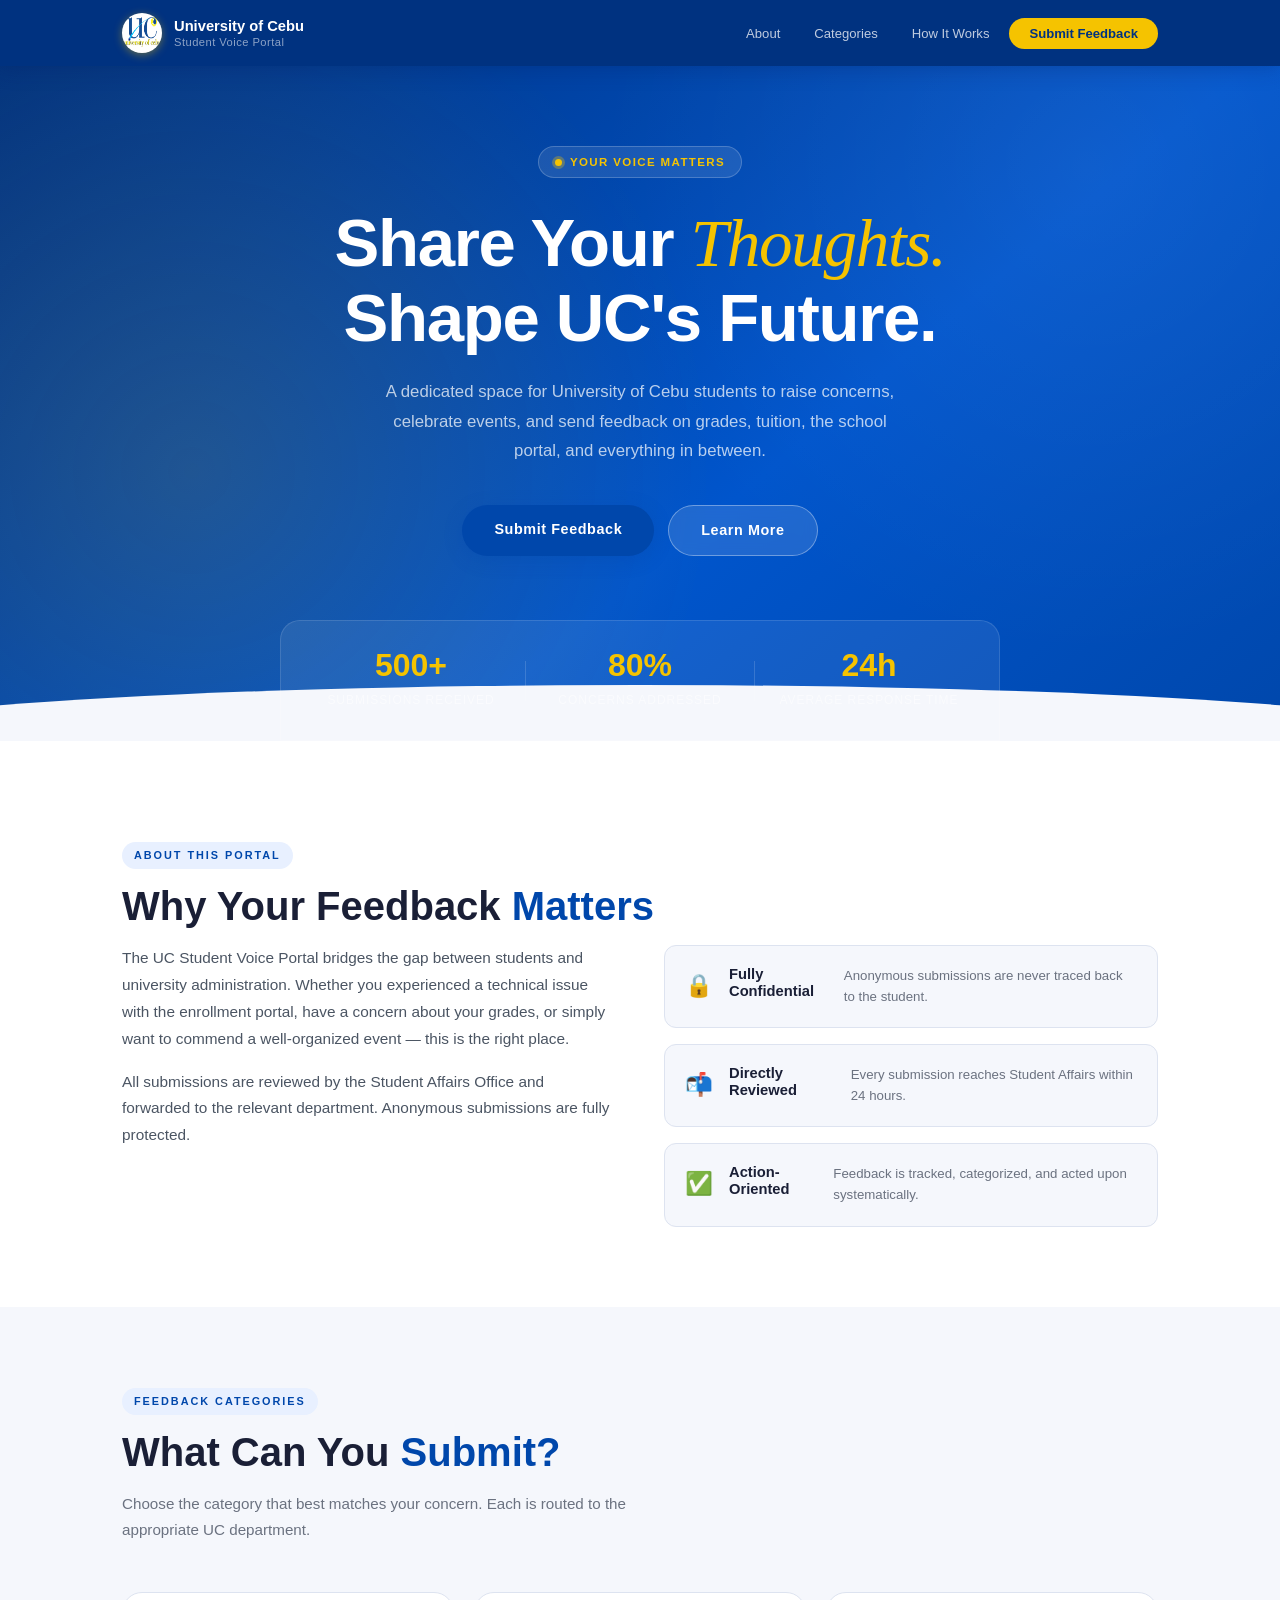
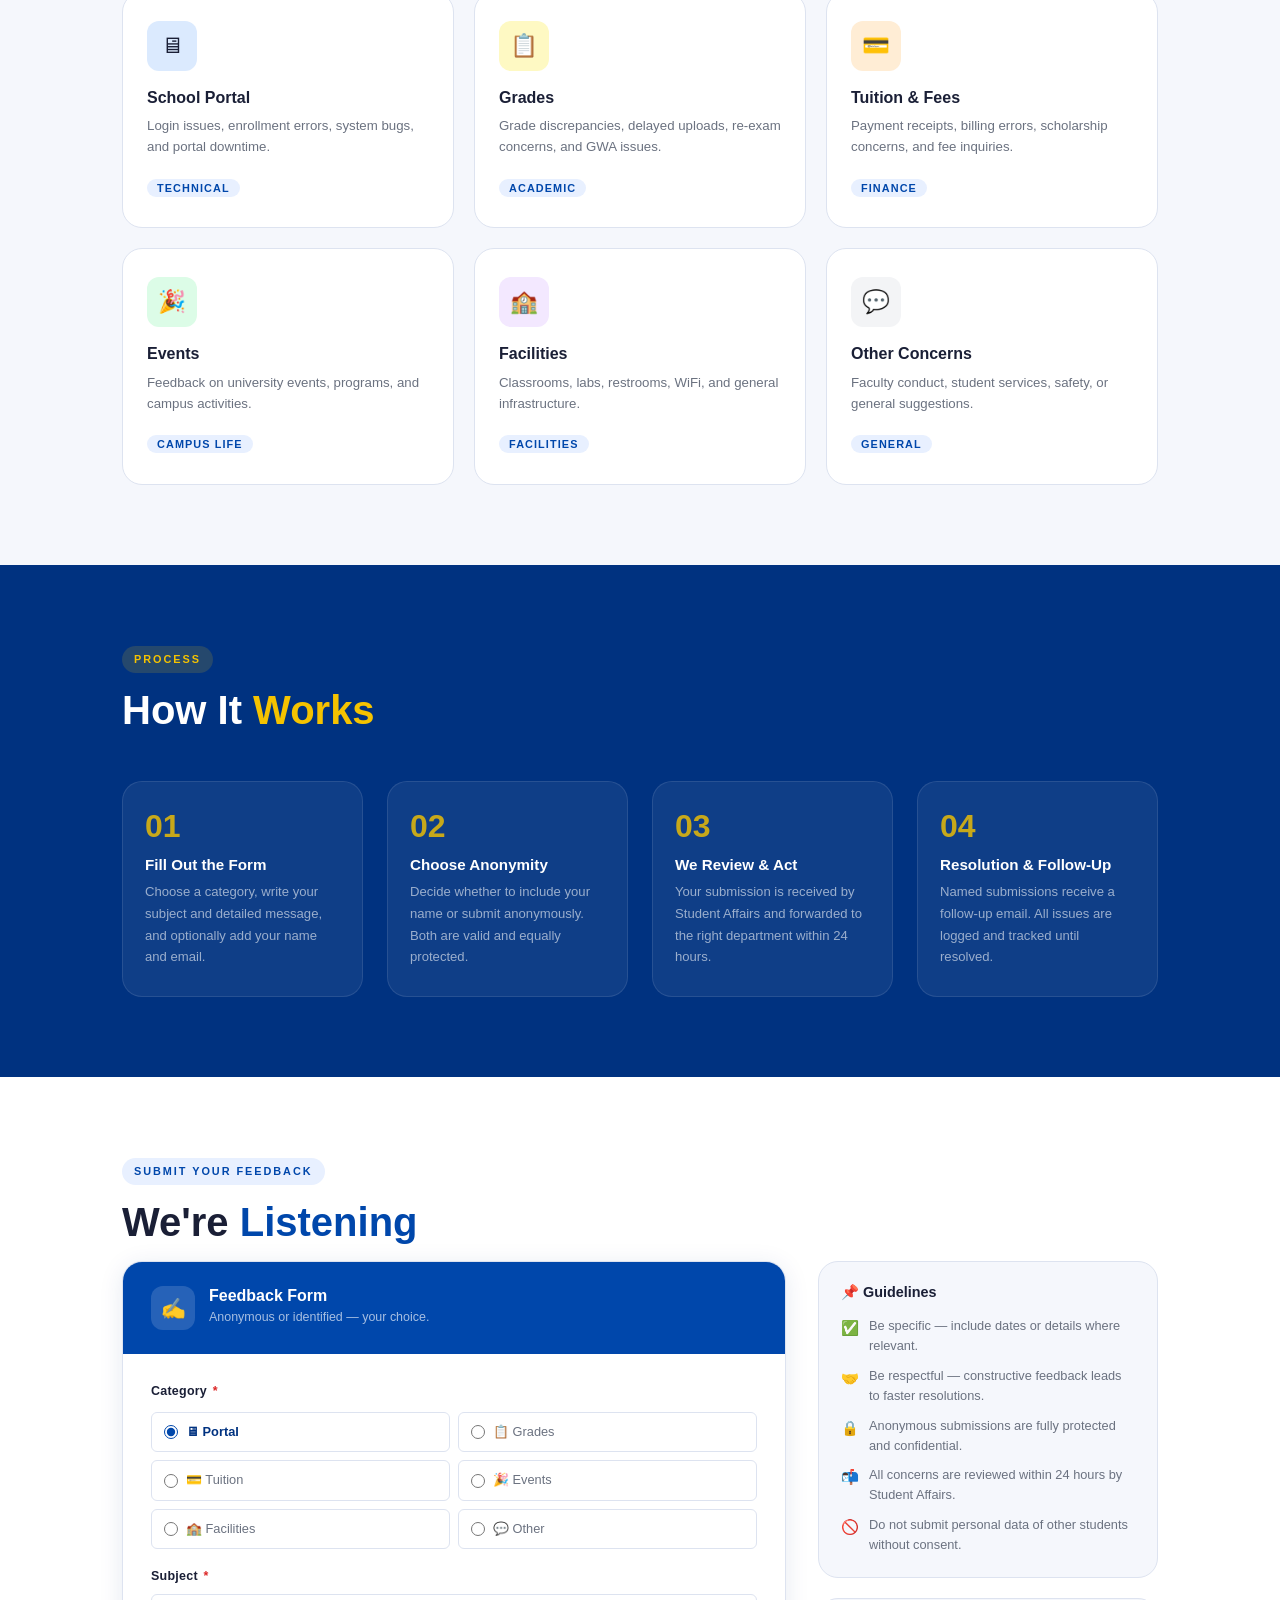
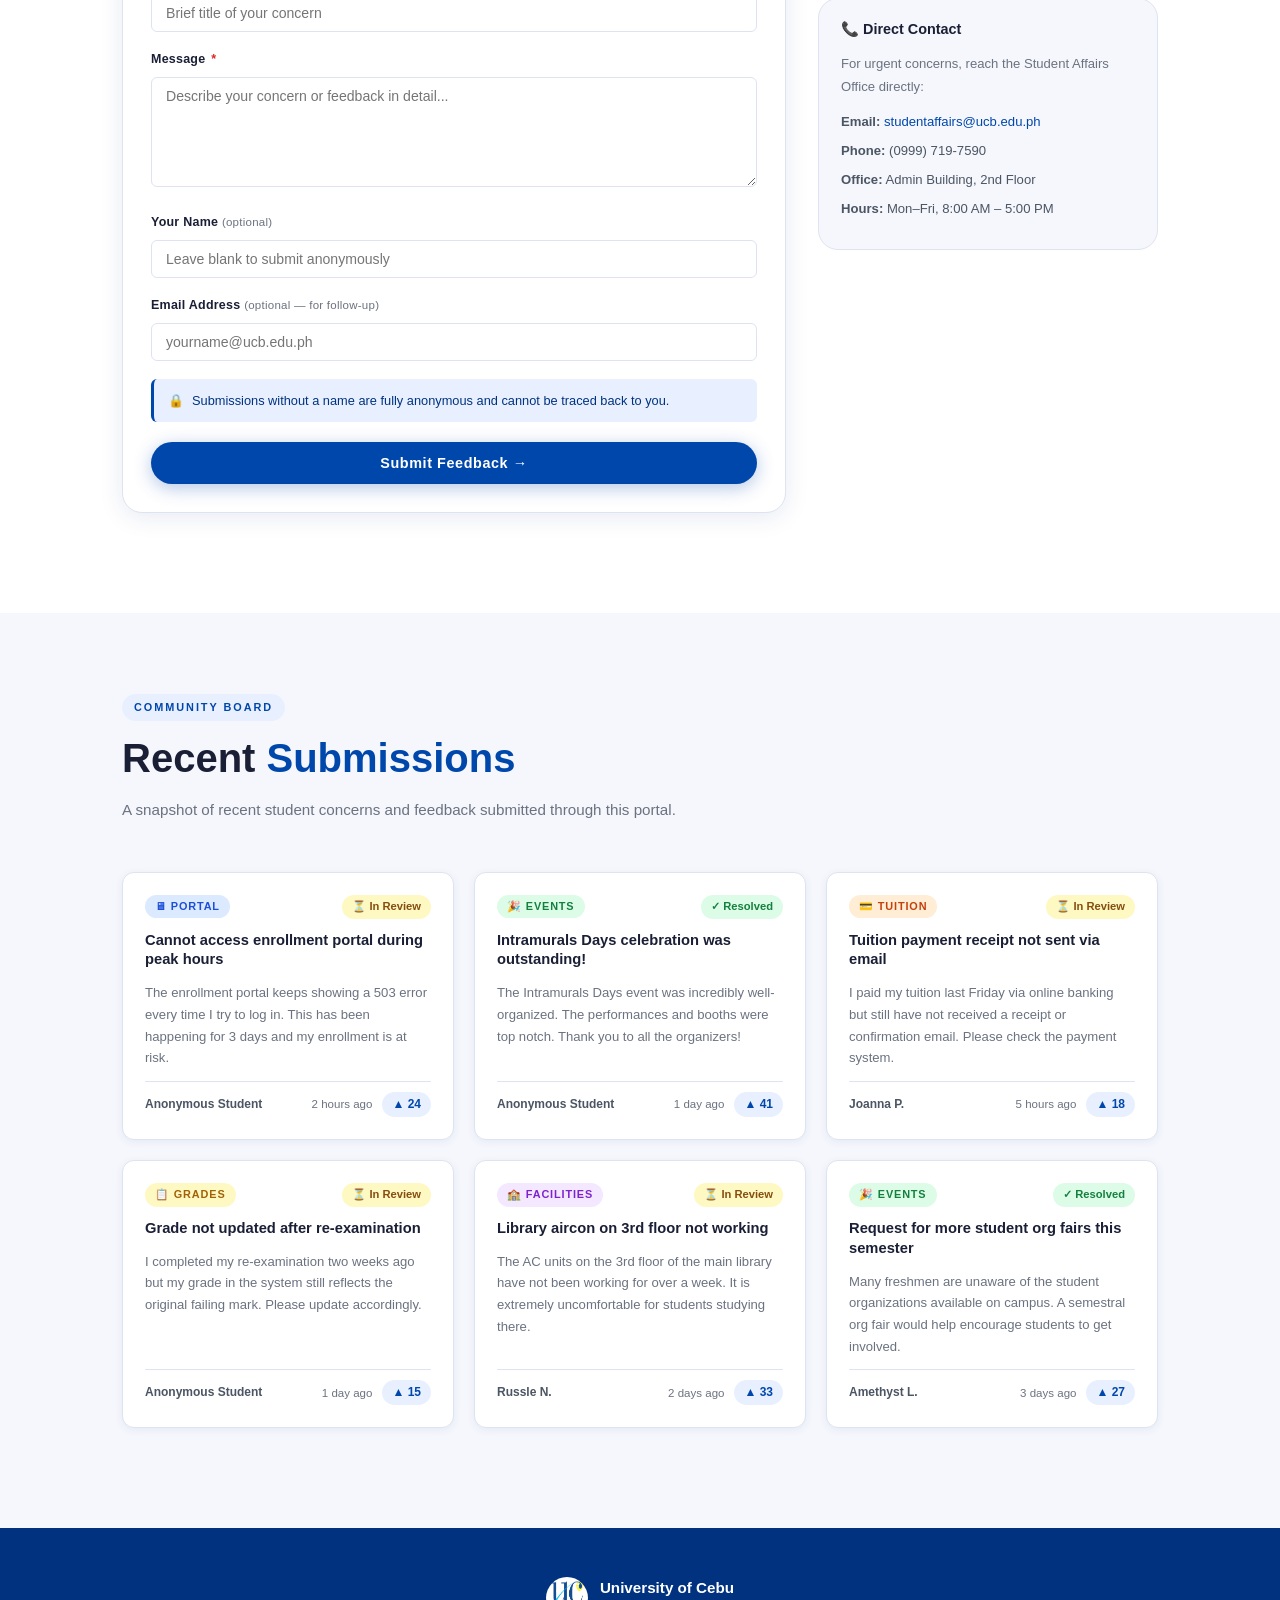
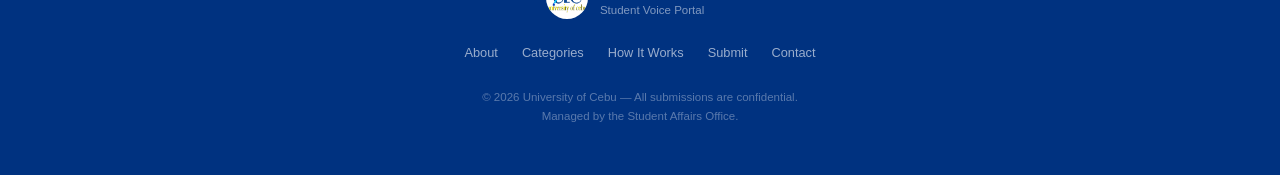
<file: index.html>
<!DOCTYPE html>
<html lang="en">
<head>
  <meta charset="UTF-8"/>
  <meta name="viewport" content="width=device-width, initial-scale=1.0"/>
  <title>UC Student Voice — University of Cebu Feedback Portal <img src="University-of-Cebu-Logo.jpg" alt="University of Cebu Logo" class="nav-logo"/></title>
  <link rel="stylesheet" href="style.css"/>
  <link rel="shortcut icon" href="University-of-Cebu-Logo.jpg">
  
</head>
<body>
 
  <!-- HEADER / NAV -->
  <header class="site-header">
    <nav class="navbar" aria-label="Main navigation">
      <div class="nav-brand">
        <img src="University-of-Cebu-Logo.jpg" alt="University of Cebu Logo" class="nav-logo"/>
        <div class="nav-name">
          <span class="nav-uni">University of Cebu</span>
          <span class="nav-sub">Student Voice Portal</span>
        </div>
      </div>
      <ul class="nav-links" role="list">
        <li><a href="#about">About</a></li>
        <li><a href="#categories">Categories</a></li>
        <li><a href="#how">How It Works</a></li>
        <li><a href="#submit" class="nav-cta">Submit Feedback</a></li>
      </ul>
    </nav>
  </header>
 
  <!-- HERO -->
  <section class="hero" aria-labelledby="hero-heading">
    <div class="hero-inner">
      <div class="hero-badge">
        <span class="badge-dot" aria-hidden="true"></span>
        Your Voice Matters
      </div>
      <h1 id="hero-heading" class="hero-title">
        Share Your <em>Thoughts.</em><br/>
        Shape UC's Future.
      </h1>
      <p class="hero-desc">
        A dedicated space for University of Cebu students to raise concerns,
        celebrate events, and send feedback on grades, tuition, the school portal,
        and everything in between.
      </p>
      <div class="hero-actions">
        <a href="#submit" class="btn btn-primary">Submit Feedback</a>
        <a href="#about" class="btn btn-ghost">Learn More</a>
      </div>
    </div>
    <div class="hero-stats" aria-label="Portal statistics">
      <div class="stat-item">
        <strong class="stat-value">500+</strong>
        <span class="stat-label">Submissions Received</span>
      </div>
      <div class="stat-divider" aria-hidden="true"></div>
      <div class="stat-item">
        <strong class="stat-value">80%</strong>
        <span class="stat-label">Concerns Addressed</span>
      </div>
      <div class="stat-divider" aria-hidden="true"></div>
      <div class="stat-item">
        <strong class="stat-value">24h</strong>
        <span class="stat-label">Average Response Time</span>
      </div>
    </div>
  </section>
 
  <!-- MAIN -->
  <main id="main-content">
 
    <!-- ── ABOUT ── -->
    <section class="about-section" id="about" aria-labelledby="about-heading">
      <div class="container">
        <p class="section-label">About This Portal</p>
        <h2 id="about-heading" class="section-title">Why Your Feedback <span>Matters</span></h2>
        <div class="about-grid">
          <div class="about-text">
            <p>
              The UC Student Voice Portal bridges the gap between students and university
              administration. Whether you experienced a technical issue with the enrollment
              portal, have a concern about your grades, or simply want to commend a
              well-organized event — this is the right place.
            </p>
            <p>
              All submissions are reviewed by the Student Affairs Office and forwarded to
              the relevant department. Anonymous submissions are fully protected.
            </p>
          </div>
          <div class="about-cards">
            <div class="about-card">
              <div class="about-icon" aria-hidden="true">🔒</div>
              <h3>Fully Confidential</h3>
              <p>Anonymous submissions are never traced back to the student.</p>
            </div>
            <div class="about-card">
              <div class="about-icon" aria-hidden="true">📬</div>
              <h3>Directly Reviewed</h3>
              <p>Every submission reaches Student Affairs within 24 hours.</p>
            </div>
            <div class="about-card">
              <div class="about-icon" aria-hidden="true">✅</div>
              <h3>Action-Oriented</h3>
              <p>Feedback is tracked, categorized, and acted upon systematically.</p>
            </div>
          </div>
        </div>
      </div>
    </section>
 
    <!-- ── CATEGORIES ── -->
    <section class="categories-section" id="categories" aria-labelledby="cat-heading">
      <div class="container">
        <p class="section-label">Feedback Categories</p>
        <h2 id="cat-heading" class="section-title">What Can You <span>Submit?</span></h2>
        <p class="section-desc">Choose the category that best matches your concern. Each is routed to the appropriate UC department.</p>
        <div class="cat-grid" role="list">
          <article class="cat-card" role="listitem">
            <div class="cat-icon-wrap cat-blue" aria-hidden="true">🖥</div>
            <h3 class="cat-name">School Portal</h3>
            <p class="cat-desc">Login issues, enrollment errors, system bugs, and portal downtime.</p>
            <span class="cat-tag">Technical</span>
          </article>
          <article class="cat-card" role="listitem">
            <div class="cat-icon-wrap cat-yellow" aria-hidden="true">📋</div>
            <h3 class="cat-name">Grades</h3>
            <p class="cat-desc">Grade discrepancies, delayed uploads, re-exam concerns, and GWA issues.</p>
            <span class="cat-tag">Academic</span>
          </article>
          <article class="cat-card" role="listitem">
            <div class="cat-icon-wrap cat-orange" aria-hidden="true">💳</div>
            <h3 class="cat-name">Tuition &amp; Fees</h3>
            <p class="cat-desc">Payment receipts, billing errors, scholarship concerns, and fee inquiries.</p>
            <span class="cat-tag">Finance</span>
          </article>
          <article class="cat-card" role="listitem">
            <div class="cat-icon-wrap cat-green" aria-hidden="true">🎉</div>
            <h3 class="cat-name">Events</h3>
            <p class="cat-desc">Feedback on university events, programs, and campus activities.</p>
            <span class="cat-tag">Campus Life</span>
          </article>
          <article class="cat-card" role="listitem">
            <div class="cat-icon-wrap cat-purple" aria-hidden="true">🏫</div>
            <h3 class="cat-name">Facilities</h3>
            <p class="cat-desc">Classrooms, labs, restrooms, WiFi, and general infrastructure.</p>
            <span class="cat-tag">Facilities</span>
          </article>
          <article class="cat-card" role="listitem">
            <div class="cat-icon-wrap cat-gray" aria-hidden="true">💬</div>
            <h3 class="cat-name">Other Concerns</h3>
            <p class="cat-desc">Faculty conduct, student services, safety, or general suggestions.</p>
            <span class="cat-tag">General</span>
          </article>
        </div>
      </div>
    </section>
 
    <!-- ── HOW IT WORKS ── -->
    <section class="how-section" id="how" aria-labelledby="how-heading">
      <div class="container">
        <p class="section-label">Process</p>
        <h2 id="how-heading" class="section-title">How It <span>Works</span></h2>
        <ol class="steps-list" role="list">
          <li class="step-item">
            <div class="step-number" aria-hidden="true">01</div>
            <div class="step-content">
              <h3>Fill Out the Form</h3>
              <p>Choose a category, write your subject and detailed message, and optionally add your name and email.</p>
            </div>
          </li>
          <li class="step-item">
            <div class="step-number" aria-hidden="true">02</div>
            <div class="step-content">
              <h3>Choose Anonymity</h3>
              <p>Decide whether to include your name or submit anonymously. Both are valid and equally protected.</p>
            </div>
          </li>
          <li class="step-item">
            <div class="step-number" aria-hidden="true">03</div>
            <div class="step-content">
              <h3>We Review &amp; Act</h3>
              <p>Your submission is received by Student Affairs and forwarded to the right department within 24 hours.</p>
            </div>
          </li>
          <li class="step-item">
            <div class="step-number" aria-hidden="true">04</div>
            <div class="step-content">
              <h3>Resolution &amp; Follow-Up</h3>
              <p>Named submissions receive a follow-up email. All issues are logged and tracked until resolved.</p>
            </div>
          </li>
        </ol>
      </div>
    </section>
 
    <!-- ── SUBMIT FORM ── -->
    <section class="form-section" id="submit" aria-labelledby="form-heading">
      <div class="container">
        <p class="section-label">Submit Your Feedback</p>
        <h2 id="form-heading" class="section-title">We're <span>Listening</span></h2>
        <div class="form-layout">
 
          <div class="form-card">
            <div class="form-card-header">
              <div class="form-card-icon" aria-hidden="true">✍️</div>
              <div>
                <h3>Feedback Form</h3>
                <p>Anonymous or identified — your choice.</p>
              </div>
            </div>
 
            <form class="feedback-form" action="#" method="post" novalidate>
 
              <fieldset class="field-group">
                <legend class="field-label">Category <span class="req" aria-label="required">*</span></legend>
                <div class="cat-options">
                  <label class="cat-radio-label">
                    <input type="radio" name="category" value="portal" checked/>
                    <span>🖥 Portal</span>
                  </label>
                  <label class="cat-radio-label">
                    <input type="radio" name="category" value="grades"/>
                    <span>📋 Grades</span>
                  </label>
                  <label class="cat-radio-label">
                    <input type="radio" name="category" value="tuition"/>
                    <span>💳 Tuition</span>
                  </label>
                  <label class="cat-radio-label">
                    <input type="radio" name="category" value="events"/>
                    <span>🎉 Events</span>
                  </label>
                  <label class="cat-radio-label">
                    <input type="radio" name="category" value="facilities"/>
                    <span>🏫 Facilities</span>
                  </label>
                  <label class="cat-radio-label">
                    <input type="radio" name="category" value="other"/>
                    <span>💬 Other</span>
                  </label>
                </div>
              </fieldset>
 
              <div class="field">
                <label class="field-label" for="subject">Subject <span class="req" aria-label="required">*</span></label>
                <input type="text" id="subject" name="subject" class="field-input" placeholder="Brief title of your concern" required aria-required="true"/>
              </div>
 
              <div class="field">
                <label class="field-label" for="message">Message <span class="req" aria-label="required">*</span></label>
                <textarea id="message" name="message" class="field-input field-textarea" placeholder="Describe your concern or feedback in detail..." required aria-required="true" rows="5"></textarea>
              </div>
 
              <div class="field">
                <label class="field-label" for="fname">Your Name <span class="optional">(optional)</span></label>
                <input type="text" id="fname" name="name" class="field-input" placeholder="Leave blank to submit anonymously"/>
              </div>
 
              <div class="field">
                <label class="field-label" for="email">Email Address <span class="optional">(optional — for follow-up)</span></label>
                <input type="email" id="email" name="email" class="field-input" placeholder="yourname@ucb.edu.ph"/>
              </div>
 
              <div class="anon-notice" role="note">
                <span aria-hidden="true">🔒</span>
                Submissions without a name are fully anonymous and cannot be traced back to you.
              </div>
 
              <button type="submit" class="btn btn-primary btn-full">Submit Feedback →</button>
 
            </form>
          </div>
 
          <!-- SIDEBAR -->
          <aside class="form-sidebar" aria-label="Submission guidelines and contact">
            <div class="sidebar-block">
              <h3 class="sidebar-title">📌 Guidelines</h3>
              <ul class="guideline-list" role="list">
                <li class="guideline-item">
                  <span class="guideline-icon" aria-hidden="true">✅</span>
                  Be specific — include dates or details where relevant.
                </li>
                <li class="guideline-item">
                  <span class="guideline-icon" aria-hidden="true">🤝</span>
                  Be respectful — constructive feedback leads to faster resolutions.
                </li>
                <li class="guideline-item">
                  <span class="guideline-icon" aria-hidden="true">🔒</span>
                  Anonymous submissions are fully protected and confidential.
                </li>
                <li class="guideline-item">
                  <span class="guideline-icon" aria-hidden="true">📬</span>
                  All concerns are reviewed within 24 hours by Student Affairs.
                </li>
                <li class="guideline-item">
                  <span class="guideline-icon" aria-hidden="true">🚫</span>
                  Do not submit personal data of other students without consent.
                </li>
              </ul>
            </div>
 
            <div class="sidebar-block sidebar-contact">
              <h3 class="sidebar-title">📞 Direct Contact</h3>
              <p>For urgent concerns, reach the Student Affairs Office directly:</p>
              <address>
                <p><strong>Email:</strong> <a href="mailto:studentaffairs@uc.edu.ph">studentaffairs@ucb.edu.ph</a></p>
                <p><strong>Phone:</strong> (0999) 719-7590</p>
                <p><strong>Office:</strong> Admin Building, 2nd Floor</p>
                <p><strong>Hours:</strong> Mon–Fri, 8:00 AM – 5:00 PM</p>
              </address>
            </div>
          </aside>
 
        </div>
      </div>
    </section>
 
    <!-- ── COMMUNITY BOARD ── -->
    <section class="feed-section" aria-labelledby="feed-heading">
      <div class="container">
        <p class="section-label">Community Board</p>
        <h2 id="feed-heading" class="section-title">Recent <span>Submissions</span></h2>
        <p class="section-desc">A snapshot of recent student concerns and feedback submitted through this portal.</p>
        <div class="feed-grid">
 
          <article class="feed-card">
            <header class="feed-card-top">
              <span class="feed-cat feed-cat-blue">🖥 Portal</span>
              <span class="feed-status feed-pending">⏳ In Review</span>
            </header>
            <h3 class="feed-subject">Cannot access enrollment portal during peak hours</h3>
            <p class="feed-body">The enrollment portal keeps showing a 503 error every time I try to log in. This has been happening for 3 days and my enrollment is at risk.</p>
            <footer class="feed-card-footer">
              <span class="feed-author">Anonymous Student</span>
              <span class="feed-time">2 hours ago</span>
              <span class="feed-votes" aria-label="24 upvotes">▲ 24</span>
            </footer>
          </article>
 
          <article class="feed-card">
            <header class="feed-card-top">
              <span class="feed-cat feed-cat-green">🎉 Events</span>
              <span class="feed-status feed-resolved">✓ Resolved</span>
            </header>
            <h3 class="feed-subject">Intramurals Days celebration was outstanding!</h3>
            <p class="feed-body">The Intramurals Days event was incredibly well-organized. The performances and booths were top notch. Thank you to all the organizers!</p>
            <footer class="feed-card-footer">
              <span class="feed-author">Anonymous Student</span>
              <span class="feed-time">1 day ago</span>
              <span class="feed-votes" aria-label="41 upvotes">▲ 41</span>
            </footer>
          </article>
 
          <article class="feed-card">
            <header class="feed-card-top">
              <span class="feed-cat feed-cat-orange">💳 Tuition</span>
              <span class="feed-status feed-pending">⏳ In Review</span>
            </header>
            <h3 class="feed-subject">Tuition payment receipt not sent via email</h3>
            <p class="feed-body">I paid my tuition last Friday via online banking but still have not received a receipt or confirmation email. Please check the payment system.</p>
            <footer class="feed-card-footer">
              <span class="feed-author">Joanna P.</span>
              <span class="feed-time">5 hours ago</span>
              <span class="feed-votes" aria-label="18 upvotes">▲ 18</span>
            </footer>
          </article>
 
          <article class="feed-card">
            <header class="feed-card-top">
              <span class="feed-cat feed-cat-yellow">📋 Grades</span>
              <span class="feed-status feed-pending">⏳ In Review</span>
            </header>
            <h3 class="feed-subject">Grade not updated after re-examination</h3>
            <p class="feed-body">I completed my re-examination two weeks ago but my grade in the system still reflects the original failing mark. Please update accordingly.</p>
            <footer class="feed-card-footer">
              <span class="feed-author">Anonymous Student</span>
              <span class="feed-time">1 day ago</span>
              <span class="feed-votes" aria-label="15 upvotes">▲ 15</span>
            </footer>
          </article>
 
          <article class="feed-card">
            <header class="feed-card-top">
              <span class="feed-cat feed-cat-purple">🏫 Facilities</span>
              <span class="feed-status feed-pending">⏳ In Review</span>
            </header>
            <h3 class="feed-subject">Library aircon on 3rd floor not working</h3>
            <p class="feed-body">The AC units on the 3rd floor of the main library have not been working for over a week. It is extremely uncomfortable for students studying there.</p>
            <footer class="feed-card-footer">
              <span class="feed-author">Russle N.</span>
              <span class="feed-time">2 days ago</span>
              <span class="feed-votes" aria-label="33 upvotes">▲ 33</span>
            </footer>
          </article>
 
          <article class="feed-card">
            <header class="feed-card-top">
              <span class="feed-cat feed-cat-green">🎉 Events</span>
              <span class="feed-status feed-resolved">✓ Resolved</span>
            </header>
            <h3 class="feed-subject">Request for more student org fairs this semester</h3>
            <p class="feed-body">Many freshmen are unaware of the student organizations available on campus. A semestral org fair would help encourage students to get involved.</p>
            <footer class="feed-card-footer">
              <span class="feed-author">Amethyst L.</span>
              <span class="feed-time">3 days ago</span>
              <span class="feed-votes" aria-label="27 upvotes">▲ 27</span>
            </footer>
          </article>
 
        </div>
      </div>
    </section>
 
  </main>
 
  <!-- FOOTER -->
  <footer class="site-footer" role="contentinfo">
    <div class="footer-inner container">
      <div class="footer-brand">
        <img src="University-of-Cebu-Logo.jpg" alt="University of Cebu Logo" class="footer-logo"/>
        <div class="footer-brand-text">
          <strong>University of Cebu</strong>
          <span>Student Voice Portal</span>
        </div>
      </div>
      <nav class="footer-nav" aria-label="Footer navigation">
        <a href="#about">About</a>
        <a href="#categories">Categories</a>
        <a href="#how">How It Works</a>
        <a href="#submit">Submit</a>
        <a href="mailto:studentaffairs@ucb.edu.ph">Contact</a>
      </nav>
      <p class="footer-copy">
        &copy; 2026 University of Cebu &mdash; All submissions are confidential.<br/>
        Managed by the Student Affairs Office.
      </p>
    </div>
  </footer>
 
</body>
</html>
</file>
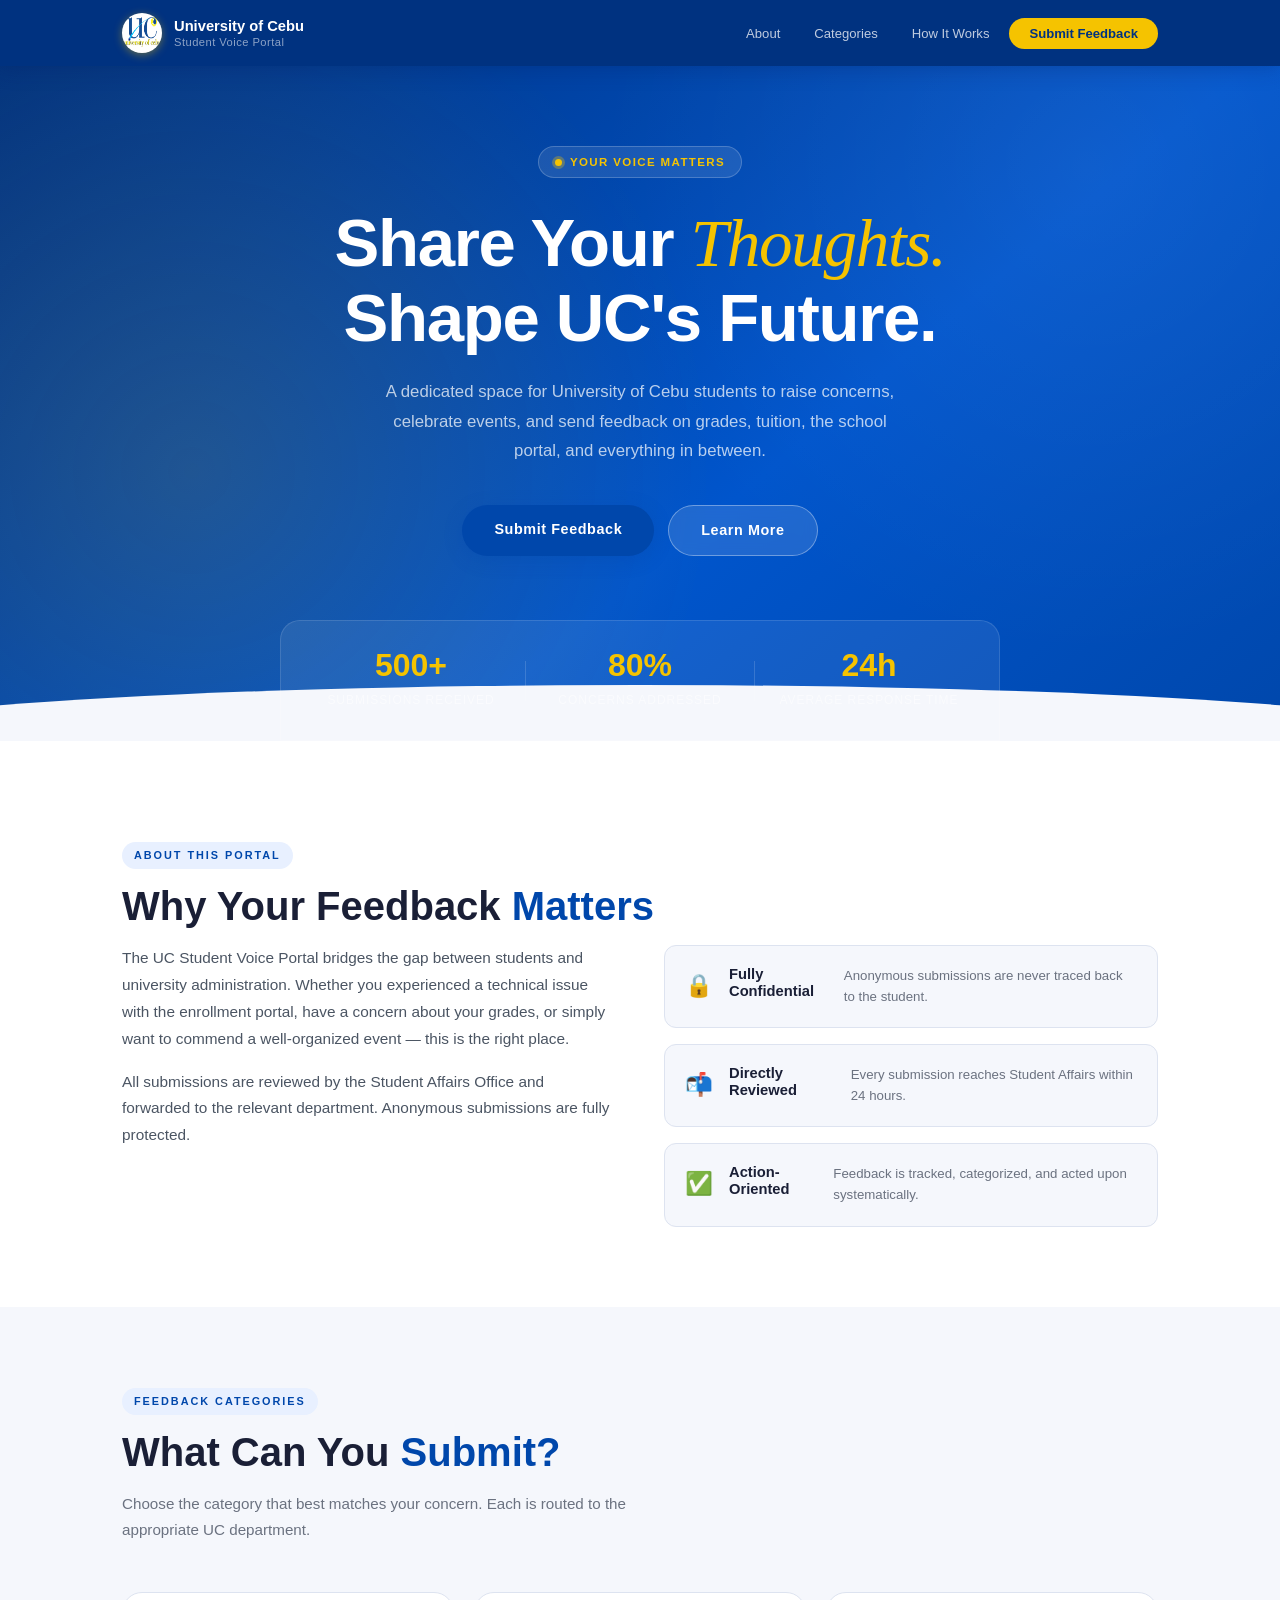
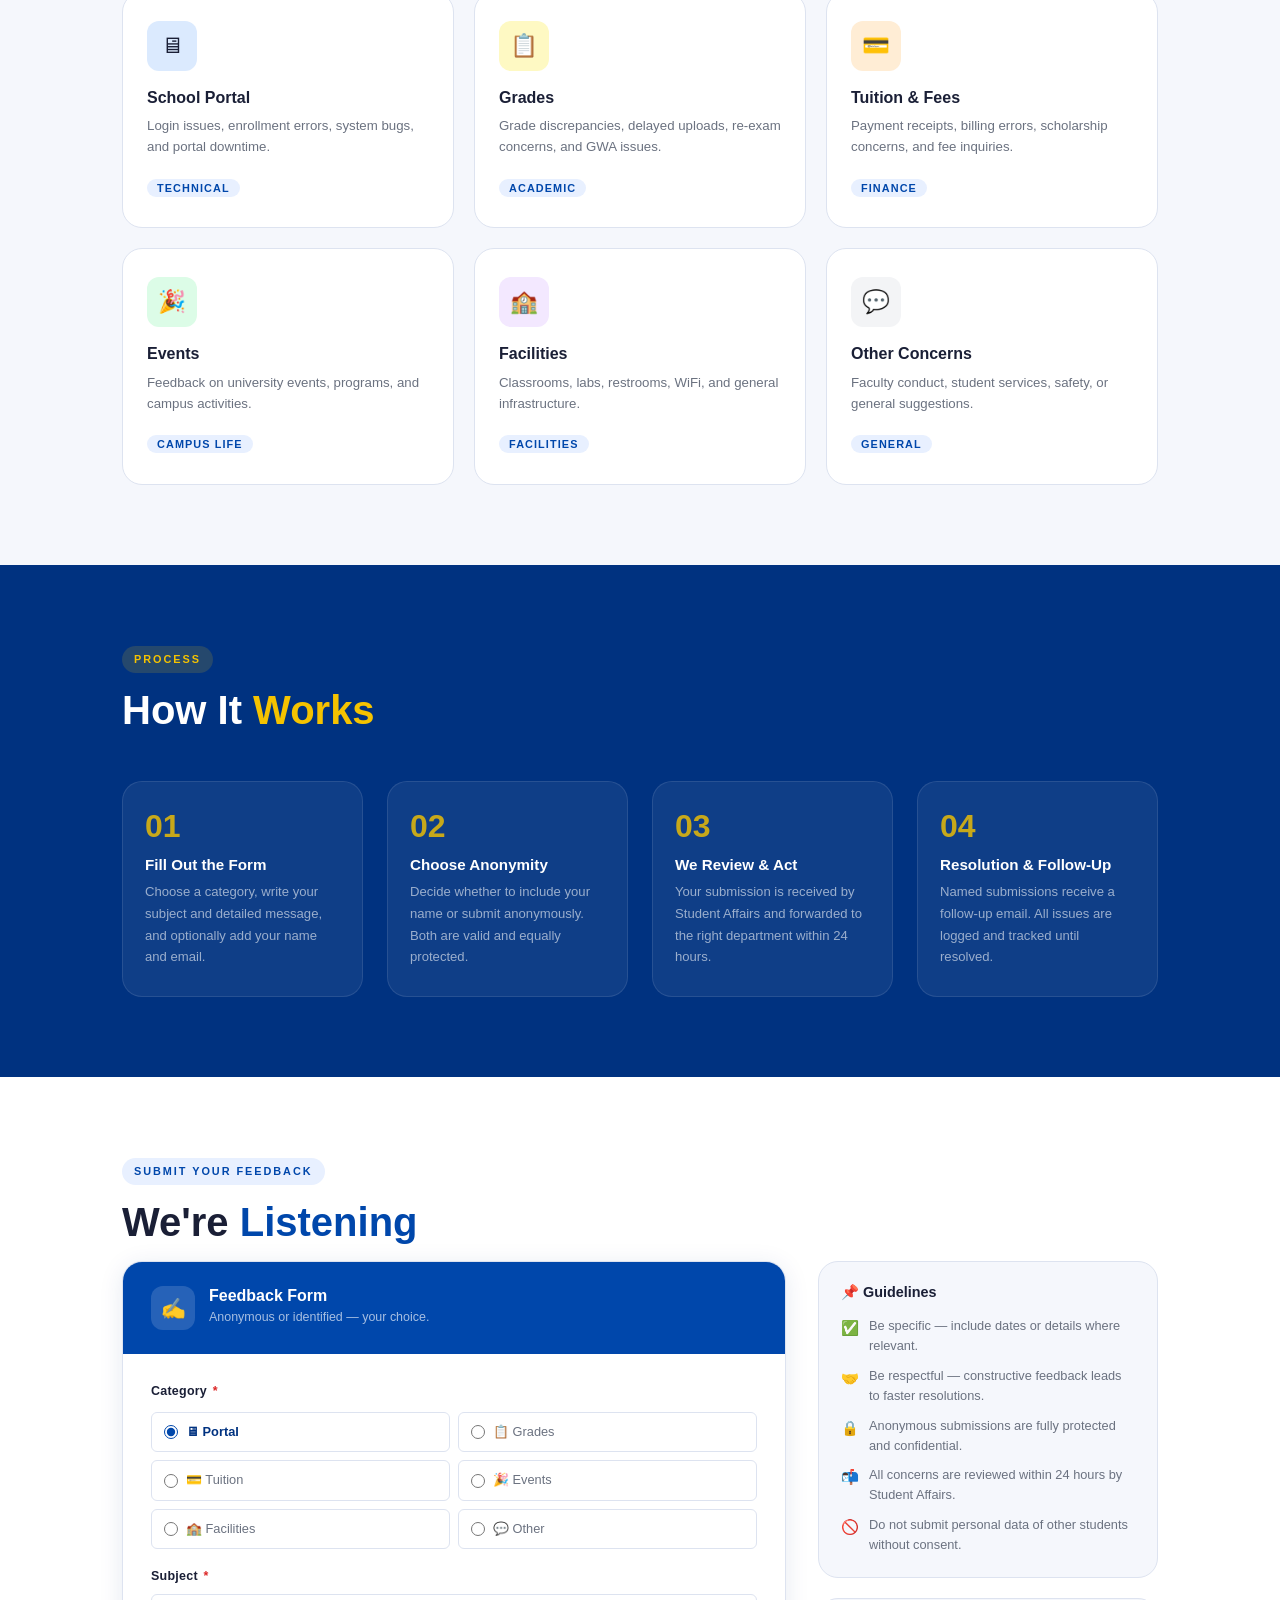
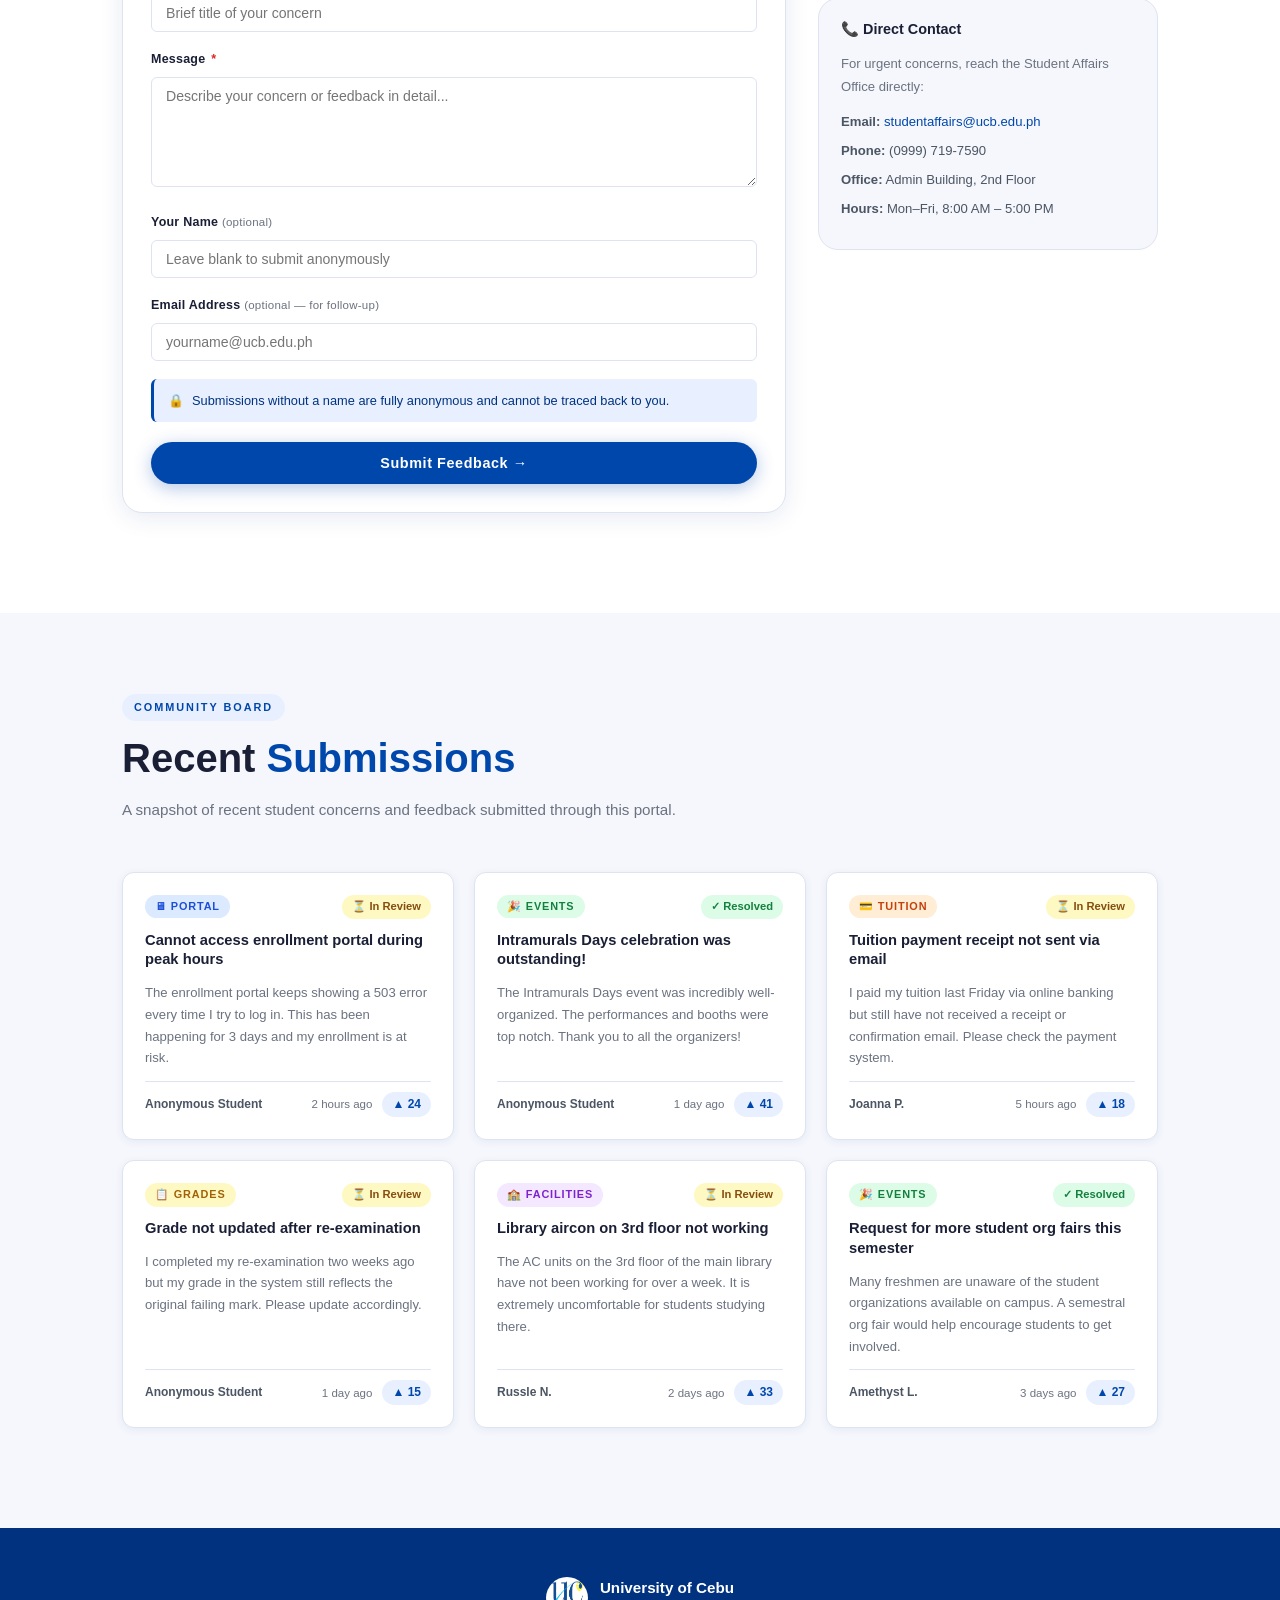
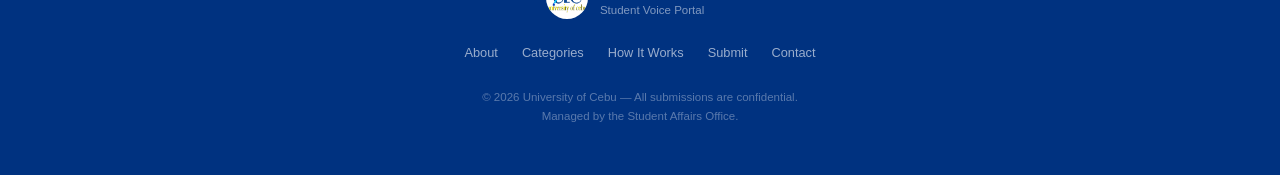
<file: UCB.html>
<!DOCTYPE html>
<html lang="en">
<head>
  <meta charset="UTF-8"/>
  <meta name="viewport" content="width=device-width, initial-scale=1.0"/>
  <title>UC Student Voice — University of Cebu Feedback Portal <img src="University-of-Cebu-Logo.jpg" alt="University of Cebu Logo" class="nav-logo"/></title>
  <link rel="stylesheet" href="style.css"/>
  <link rel="shortcut icon" href="University-of-Cebu-Logo.jpg">
  
</head>
<body>
 
  <!-- HEADER / NAV -->
  <header class="site-header">
    <nav class="navbar" aria-label="Main navigation">
      <div class="nav-brand">
        <img src="University-of-Cebu-Logo.jpg" alt="University of Cebu Logo" class="nav-logo"/>
        <div class="nav-name">
          <span class="nav-uni">University of Cebu</span>
          <span class="nav-sub">Student Voice Portal</span>
        </div>
      </div>
      <ul class="nav-links" role="list">
        <li><a href="#about">About</a></li>
        <li><a href="#categories">Categories</a></li>
        <li><a href="#how">How It Works</a></li>
        <li><a href="#submit" class="nav-cta">Submit Feedback</a></li>
      </ul>
    </nav>
  </header>
 
  <!-- HERO -->
  <section class="hero" aria-labelledby="hero-heading">
    <div class="hero-inner">
      <div class="hero-badge">
        <span class="badge-dot" aria-hidden="true"></span>
        Your Voice Matters
      </div>
      <h1 id="hero-heading" class="hero-title">
        Share Your <em>Thoughts.</em><br/>
        Shape UC's Future.
      </h1>
      <p class="hero-desc">
        A dedicated space for University of Cebu students to raise concerns,
        celebrate events, and send feedback on grades, tuition, the school portal,
        and everything in between.
      </p>
      <div class="hero-actions">
        <a href="#submit" class="btn btn-primary">Submit Feedback</a>
        <a href="#about" class="btn btn-ghost">Learn More</a>
      </div>
    </div>
    <div class="hero-stats" aria-label="Portal statistics">
      <div class="stat-item">
        <strong class="stat-value">500+</strong>
        <span class="stat-label">Submissions Received</span>
      </div>
      <div class="stat-divider" aria-hidden="true"></div>
      <div class="stat-item">
        <strong class="stat-value">80%</strong>
        <span class="stat-label">Concerns Addressed</span>
      </div>
      <div class="stat-divider" aria-hidden="true"></div>
      <div class="stat-item">
        <strong class="stat-value">24h</strong>
        <span class="stat-label">Average Response Time</span>
      </div>
    </div>
  </section>
 
  <!-- MAIN -->
  <main id="main-content">
 
    <!-- ── ABOUT ── -->
    <section class="about-section" id="about" aria-labelledby="about-heading">
      <div class="container">
        <p class="section-label">About This Portal</p>
        <h2 id="about-heading" class="section-title">Why Your Feedback <span>Matters</span></h2>
        <div class="about-grid">
          <div class="about-text">
            <p>
              The UC Student Voice Portal bridges the gap between students and university
              administration. Whether you experienced a technical issue with the enrollment
              portal, have a concern about your grades, or simply want to commend a
              well-organized event — this is the right place.
            </p>
            <p>
              All submissions are reviewed by the Student Affairs Office and forwarded to
              the relevant department. Anonymous submissions are fully protected.
            </p>
          </div>
          <div class="about-cards">
            <div class="about-card">
              <div class="about-icon" aria-hidden="true">🔒</div>
              <h3>Fully Confidential</h3>
              <p>Anonymous submissions are never traced back to the student.</p>
            </div>
            <div class="about-card">
              <div class="about-icon" aria-hidden="true">📬</div>
              <h3>Directly Reviewed</h3>
              <p>Every submission reaches Student Affairs within 24 hours.</p>
            </div>
            <div class="about-card">
              <div class="about-icon" aria-hidden="true">✅</div>
              <h3>Action-Oriented</h3>
              <p>Feedback is tracked, categorized, and acted upon systematically.</p>
            </div>
          </div>
        </div>
      </div>
    </section>
 
    <!-- ── CATEGORIES ── -->
    <section class="categories-section" id="categories" aria-labelledby="cat-heading">
      <div class="container">
        <p class="section-label">Feedback Categories</p>
        <h2 id="cat-heading" class="section-title">What Can You <span>Submit?</span></h2>
        <p class="section-desc">Choose the category that best matches your concern. Each is routed to the appropriate UC department.</p>
        <div class="cat-grid" role="list">
          <article class="cat-card" role="listitem">
            <div class="cat-icon-wrap cat-blue" aria-hidden="true">🖥</div>
            <h3 class="cat-name">School Portal</h3>
            <p class="cat-desc">Login issues, enrollment errors, system bugs, and portal downtime.</p>
            <span class="cat-tag">Technical</span>
          </article>
          <article class="cat-card" role="listitem">
            <div class="cat-icon-wrap cat-yellow" aria-hidden="true">📋</div>
            <h3 class="cat-name">Grades</h3>
            <p class="cat-desc">Grade discrepancies, delayed uploads, re-exam concerns, and GWA issues.</p>
            <span class="cat-tag">Academic</span>
          </article>
          <article class="cat-card" role="listitem">
            <div class="cat-icon-wrap cat-orange" aria-hidden="true">💳</div>
            <h3 class="cat-name">Tuition &amp; Fees</h3>
            <p class="cat-desc">Payment receipts, billing errors, scholarship concerns, and fee inquiries.</p>
            <span class="cat-tag">Finance</span>
          </article>
          <article class="cat-card" role="listitem">
            <div class="cat-icon-wrap cat-green" aria-hidden="true">🎉</div>
            <h3 class="cat-name">Events</h3>
            <p class="cat-desc">Feedback on university events, programs, and campus activities.</p>
            <span class="cat-tag">Campus Life</span>
          </article>
          <article class="cat-card" role="listitem">
            <div class="cat-icon-wrap cat-purple" aria-hidden="true">🏫</div>
            <h3 class="cat-name">Facilities</h3>
            <p class="cat-desc">Classrooms, labs, restrooms, WiFi, and general infrastructure.</p>
            <span class="cat-tag">Facilities</span>
          </article>
          <article class="cat-card" role="listitem">
            <div class="cat-icon-wrap cat-gray" aria-hidden="true">💬</div>
            <h3 class="cat-name">Other Concerns</h3>
            <p class="cat-desc">Faculty conduct, student services, safety, or general suggestions.</p>
            <span class="cat-tag">General</span>
          </article>
        </div>
      </div>
    </section>
 
    <!-- ── HOW IT WORKS ── -->
    <section class="how-section" id="how" aria-labelledby="how-heading">
      <div class="container">
        <p class="section-label">Process</p>
        <h2 id="how-heading" class="section-title">How It <span>Works</span></h2>
        <ol class="steps-list" role="list">
          <li class="step-item">
            <div class="step-number" aria-hidden="true">01</div>
            <div class="step-content">
              <h3>Fill Out the Form</h3>
              <p>Choose a category, write your subject and detailed message, and optionally add your name and email.</p>
            </div>
          </li>
          <li class="step-item">
            <div class="step-number" aria-hidden="true">02</div>
            <div class="step-content">
              <h3>Choose Anonymity</h3>
              <p>Decide whether to include your name or submit anonymously. Both are valid and equally protected.</p>
            </div>
          </li>
          <li class="step-item">
            <div class="step-number" aria-hidden="true">03</div>
            <div class="step-content">
              <h3>We Review &amp; Act</h3>
              <p>Your submission is received by Student Affairs and forwarded to the right department within 24 hours.</p>
            </div>
          </li>
          <li class="step-item">
            <div class="step-number" aria-hidden="true">04</div>
            <div class="step-content">
              <h3>Resolution &amp; Follow-Up</h3>
              <p>Named submissions receive a follow-up email. All issues are logged and tracked until resolved.</p>
            </div>
          </li>
        </ol>
      </div>
    </section>
 
    <!-- ── SUBMIT FORM ── -->
    <section class="form-section" id="submit" aria-labelledby="form-heading">
      <div class="container">
        <p class="section-label">Submit Your Feedback</p>
        <h2 id="form-heading" class="section-title">We're <span>Listening</span></h2>
        <div class="form-layout">
 
          <div class="form-card">
            <div class="form-card-header">
              <div class="form-card-icon" aria-hidden="true">✍️</div>
              <div>
                <h3>Feedback Form</h3>
                <p>Anonymous or identified — your choice.</p>
              </div>
            </div>
 
            <form class="feedback-form" action="#" method="post" novalidate>
 
              <fieldset class="field-group">
                <legend class="field-label">Category <span class="req" aria-label="required">*</span></legend>
                <div class="cat-options">
                  <label class="cat-radio-label">
                    <input type="radio" name="category" value="portal" checked/>
                    <span>🖥 Portal</span>
                  </label>
                  <label class="cat-radio-label">
                    <input type="radio" name="category" value="grades"/>
                    <span>📋 Grades</span>
                  </label>
                  <label class="cat-radio-label">
                    <input type="radio" name="category" value="tuition"/>
                    <span>💳 Tuition</span>
                  </label>
                  <label class="cat-radio-label">
                    <input type="radio" name="category" value="events"/>
                    <span>🎉 Events</span>
                  </label>
                  <label class="cat-radio-label">
                    <input type="radio" name="category" value="facilities"/>
                    <span>🏫 Facilities</span>
                  </label>
                  <label class="cat-radio-label">
                    <input type="radio" name="category" value="other"/>
                    <span>💬 Other</span>
                  </label>
                </div>
              </fieldset>
 
              <div class="field">
                <label class="field-label" for="subject">Subject <span class="req" aria-label="required">*</span></label>
                <input type="text" id="subject" name="subject" class="field-input" placeholder="Brief title of your concern" required aria-required="true"/>
              </div>
 
              <div class="field">
                <label class="field-label" for="message">Message <span class="req" aria-label="required">*</span></label>
                <textarea id="message" name="message" class="field-input field-textarea" placeholder="Describe your concern or feedback in detail..." required aria-required="true" rows="5"></textarea>
              </div>
 
              <div class="field">
                <label class="field-label" for="fname">Your Name <span class="optional">(optional)</span></label>
                <input type="text" id="fname" name="name" class="field-input" placeholder="Leave blank to submit anonymously"/>
              </div>
 
              <div class="field">
                <label class="field-label" for="email">Email Address <span class="optional">(optional — for follow-up)</span></label>
                <input type="email" id="email" name="email" class="field-input" placeholder="yourname@ucb.edu.ph"/>
              </div>
 
              <div class="anon-notice" role="note">
                <span aria-hidden="true">🔒</span>
                Submissions without a name are fully anonymous and cannot be traced back to you.
              </div>
 
              <button type="submit" class="btn btn-primary btn-full">Submit Feedback →</button>
 
            </form>
          </div>
 
          <!-- SIDEBAR -->
          <aside class="form-sidebar" aria-label="Submission guidelines and contact">
            <div class="sidebar-block">
              <h3 class="sidebar-title">📌 Guidelines</h3>
              <ul class="guideline-list" role="list">
                <li class="guideline-item">
                  <span class="guideline-icon" aria-hidden="true">✅</span>
                  Be specific — include dates or details where relevant.
                </li>
                <li class="guideline-item">
                  <span class="guideline-icon" aria-hidden="true">🤝</span>
                  Be respectful — constructive feedback leads to faster resolutions.
                </li>
                <li class="guideline-item">
                  <span class="guideline-icon" aria-hidden="true">🔒</span>
                  Anonymous submissions are fully protected and confidential.
                </li>
                <li class="guideline-item">
                  <span class="guideline-icon" aria-hidden="true">📬</span>
                  All concerns are reviewed within 24 hours by Student Affairs.
                </li>
                <li class="guideline-item">
                  <span class="guideline-icon" aria-hidden="true">🚫</span>
                  Do not submit personal data of other students without consent.
                </li>
              </ul>
            </div>
 
            <div class="sidebar-block sidebar-contact">
              <h3 class="sidebar-title">📞 Direct Contact</h3>
              <p>For urgent concerns, reach the Student Affairs Office directly:</p>
              <address>
                <p><strong>Email:</strong> <a href="mailto:studentaffairs@uc.edu.ph">studentaffairs@ucb.edu.ph</a></p>
                <p><strong>Phone:</strong> (0999) 719-7590</p>
                <p><strong>Office:</strong> Admin Building, 2nd Floor</p>
                <p><strong>Hours:</strong> Mon–Fri, 8:00 AM – 5:00 PM</p>
              </address>
            </div>
          </aside>
 
        </div>
      </div>
    </section>
 
    <!-- ── COMMUNITY BOARD ── -->
    <section class="feed-section" aria-labelledby="feed-heading">
      <div class="container">
        <p class="section-label">Community Board</p>
        <h2 id="feed-heading" class="section-title">Recent <span>Submissions</span></h2>
        <p class="section-desc">A snapshot of recent student concerns and feedback submitted through this portal.</p>
        <div class="feed-grid">
 
          <article class="feed-card">
            <header class="feed-card-top">
              <span class="feed-cat feed-cat-blue">🖥 Portal</span>
              <span class="feed-status feed-pending">⏳ In Review</span>
            </header>
            <h3 class="feed-subject">Cannot access enrollment portal during peak hours</h3>
            <p class="feed-body">The enrollment portal keeps showing a 503 error every time I try to log in. This has been happening for 3 days and my enrollment is at risk.</p>
            <footer class="feed-card-footer">
              <span class="feed-author">Anonymous Student</span>
              <span class="feed-time">2 hours ago</span>
              <span class="feed-votes" aria-label="24 upvotes">▲ 24</span>
            </footer>
          </article>
 
          <article class="feed-card">
            <header class="feed-card-top">
              <span class="feed-cat feed-cat-green">🎉 Events</span>
              <span class="feed-status feed-resolved">✓ Resolved</span>
            </header>
            <h3 class="feed-subject">Intramurals Days celebration was outstanding!</h3>
            <p class="feed-body">The Intramurals Days event was incredibly well-organized. The performances and booths were top notch. Thank you to all the organizers!</p>
            <footer class="feed-card-footer">
              <span class="feed-author">Anonymous Student</span>
              <span class="feed-time">1 day ago</span>
              <span class="feed-votes" aria-label="41 upvotes">▲ 41</span>
            </footer>
          </article>
 
          <article class="feed-card">
            <header class="feed-card-top">
              <span class="feed-cat feed-cat-orange">💳 Tuition</span>
              <span class="feed-status feed-pending">⏳ In Review</span>
            </header>
            <h3 class="feed-subject">Tuition payment receipt not sent via email</h3>
            <p class="feed-body">I paid my tuition last Friday via online banking but still have not received a receipt or confirmation email. Please check the payment system.</p>
            <footer class="feed-card-footer">
              <span class="feed-author">Joanna P.</span>
              <span class="feed-time">5 hours ago</span>
              <span class="feed-votes" aria-label="18 upvotes">▲ 18</span>
            </footer>
          </article>
 
          <article class="feed-card">
            <header class="feed-card-top">
              <span class="feed-cat feed-cat-yellow">📋 Grades</span>
              <span class="feed-status feed-pending">⏳ In Review</span>
            </header>
            <h3 class="feed-subject">Grade not updated after re-examination</h3>
            <p class="feed-body">I completed my re-examination two weeks ago but my grade in the system still reflects the original failing mark. Please update accordingly.</p>
            <footer class="feed-card-footer">
              <span class="feed-author">Anonymous Student</span>
              <span class="feed-time">1 day ago</span>
              <span class="feed-votes" aria-label="15 upvotes">▲ 15</span>
            </footer>
          </article>
 
          <article class="feed-card">
            <header class="feed-card-top">
              <span class="feed-cat feed-cat-purple">🏫 Facilities</span>
              <span class="feed-status feed-pending">⏳ In Review</span>
            </header>
            <h3 class="feed-subject">Library aircon on 3rd floor not working</h3>
            <p class="feed-body">The AC units on the 3rd floor of the main library have not been working for over a week. It is extremely uncomfortable for students studying there.</p>
            <footer class="feed-card-footer">
              <span class="feed-author">Russle N.</span>
              <span class="feed-time">2 days ago</span>
              <span class="feed-votes" aria-label="33 upvotes">▲ 33</span>
            </footer>
          </article>
 
          <article class="feed-card">
            <header class="feed-card-top">
              <span class="feed-cat feed-cat-green">🎉 Events</span>
              <span class="feed-status feed-resolved">✓ Resolved</span>
            </header>
            <h3 class="feed-subject">Request for more student org fairs this semester</h3>
            <p class="feed-body">Many freshmen are unaware of the student organizations available on campus. A semestral org fair would help encourage students to get involved.</p>
            <footer class="feed-card-footer">
              <span class="feed-author">Amethyst L.</span>
              <span class="feed-time">3 days ago</span>
              <span class="feed-votes" aria-label="27 upvotes">▲ 27</span>
            </footer>
          </article>
 
        </div>
      </div>
    </section>
 
  </main>
 
  <!-- FOOTER -->
  <footer class="site-footer" role="contentinfo">
    <div class="footer-inner container">
      <div class="footer-brand">
        <img src="University-of-Cebu-Logo.jpg" alt="University of Cebu Logo" class="footer-logo"/>
        <div class="footer-brand-text">
          <strong>University of Cebu</strong>
          <span>Student Voice Portal</span>
        </div>
      </div>
      <nav class="footer-nav" aria-label="Footer navigation">
        <a href="#about">About</a>
        <a href="#categories">Categories</a>
        <a href="#how">How It Works</a>
        <a href="#submit">Submit</a>
        <a href="mailto:studentaffairs@ucb.edu.ph">Contact</a>
      </nav>
      <p class="footer-copy">
        &copy; 2026 University of Cebu &mdash; All submissions are confidential.<br/>
        Managed by the Student Affairs Office.
      </p>
    </div>
  </footer>
 
</body>
</html>
</file>
<file: style.css>
:root {
  --blue:        #0047AB;
  --blue-dark:   #003280;
  --blue-mid:    #0055cc;
  --blue-light:  #e8f0ff;
  --yellow:      #F5C300;
  --yellow-dk:   #c9a000;
  --white:       #ffffff;
  --off-white:   #f5f7fc;
  --text:        #1a1f36;
  --text-light:  #4b5563;
  --muted:       #6b7280;
  --border:      #dde3f0;
  --success:     #15803d;
  --success-bg:  #dcfce7;
  --warning-bg:  #fef9c3;
  --warning:     #854d0e;

  --radius-sm:   6px;
  --radius-md:   12px;
  --radius-lg:   20px;
  --shadow-sm:   0 2px 8px rgba(0, 50, 128, 0.07);
  --shadow-md:   0 4px 24px rgba(0, 50, 128, 0.10);
  --shadow-lg:   0 8px 40px rgba(0, 50, 128, 0.14);

  --font-display: 'Plus Jakarta Sans', sans-serif;
  --font-body:    'Plus Jakarta Sans', sans-serif;
  --font-serif:   'Lora', serif;
}

/* ── RESET ── */
*, *::before, *::after {
  box-sizing: border-box;
  margin: 0;
  padding: 0;
}

html {
  scroll-behavior: smooth;
  font-size: 16px;
}

body {
  background-color: var(--off-white);
  color: var(--text);
  font-family: var(--font-body);
  font-weight: 400;
  line-height: 1.6;
  overflow-x: hidden;
}

/* ── CONTAINER ── */
.container {
  max-width: 1100px;
  margin: 0 auto;
  padding: 0 32px;
}

/* ── TYPOGRAPHY ── */
h1, h2, h3, h4 {
  font-family: var(--font-display);
  font-weight: 800;
  line-height: 1.15;
  color: var(--text);
}

p {
  line-height: 1.75;
  color: var(--text-light);
}

a {
  color: var(--blue);
  text-decoration: none;
  transition: color 0.2s ease;
}

a:hover {
  color: var(--blue-dark);
  text-decoration: underline;
}

address {
  font-style: normal;
}

/* ── SECTION LABELS ── */
.section-label {
  display: inline-block;
  font-size: 0.68rem;
  font-weight: 700;
  letter-spacing: 0.18em;
  text-transform: uppercase;
  color: var(--blue);
  background-color: var(--blue-light);
  padding: 4px 12px;
  border-radius: 40px;
  margin-bottom: 14px;
}

.section-title {
  font-size: clamp(1.6rem, 3.5vw, 2.5rem);
  margin-bottom: 16px;
}

.section-title span {
  color: var(--blue);
}

.section-desc {
  font-size: 0.95rem;
  color: var(--muted);
  max-width: 560px;
  margin-bottom: 48px;
}

/* ── BUTTONS ── */
.btn {
  display: inline-block;
  padding: 13px 32px;
  border-radius: 50px;
  font-family: var(--font-display);
  font-size: 0.9rem;
  font-weight: 700;
  letter-spacing: 0.04em;
  cursor: pointer;
  border: none;
  text-decoration: none;
  transition: background-color 0.2s ease, transform 0.15s ease, box-shadow 0.2s ease;
}

.btn-primary {
  background-color: var(--blue);
  color: var(--white);
  box-shadow: 0 4px 18px rgba(0, 71, 171, 0.3);
}

.btn-primary:hover {
  background-color: var(--blue-dark);
  transform: translateY(-2px);
  box-shadow: 0 8px 28px rgba(0, 71, 171, 0.35);
  color: var(--white);
  text-decoration: none;
}

.btn-ghost {
  background-color: rgba(255, 255, 255, 0.12);
  color: var(--white);
  border: 1.5px solid rgba(255, 255, 255, 0.35);
  backdrop-filter: blur(6px);
}

.btn-ghost:hover {
  background-color: rgba(255, 255, 255, 0.22);
  color: var(--white);
  text-decoration: none;
}

.btn-full {
  width: 100%;
  text-align: center;
  display: block;
}

/* HEADER & NAVBAR */
.site-header {
  position: sticky;
  top: 0;
  z-index: 100;
  background-color: var(--blue-dark);
  box-shadow: 0 2px 20px rgba(0, 30, 100, 0.3);
}

.navbar {
  display: flex;
  align-items: center;
  justify-content: space-between;
  max-width: 1100px;
  margin: 0 auto;
  padding: 0 32px;
  height: 66px;
}

.nav-brand {
  display: flex;
  align-items: center;
  gap: 12px;
}

.nav-logo {
  width: 40px;
  height: 40px;
  border-radius: 50%;
  background-color: var(--yellow);
  color: var(--blue-dark);
  font-weight: 800;
  font-size: 0.85rem;
  display: flex;
  align-items: center;
  justify-content: center;
  flex-shrink: 0;
  box-shadow: 0 2px 8px rgba(245, 195, 0, 0.4);
}

.nav-name {
  display: flex;
  flex-direction: column;
  line-height: 1.25;
}

.nav-uni {
  font-weight: 700;
  font-size: 0.92rem;
  color: var(--white);
}

.nav-sub {
  font-size: 0.7rem;
  font-weight: 400;
  color: rgba(255, 255, 255, 0.55);
  letter-spacing: 0.04em;
}

.nav-links {
  display: flex;
  align-items: center;
  gap: 6px;
  list-style: none;
}

.nav-links a {
  color: rgba(255, 255, 255, 0.75);
  font-size: 0.82rem;
  font-weight: 500;
  padding: 7px 14px;
  border-radius: var(--radius-sm);
  transition: background-color 0.2s, color 0.2s;
  text-decoration: none;
}

.nav-links a:hover {
  background-color: rgba(255, 255, 255, 0.1);
  color: var(--white);
  text-decoration: none;
}

.nav-cta {
  background-color: var(--yellow) !important;
  color: var(--blue-dark) !important;
  font-weight: 700 !important;
  border-radius: 50px !important;
  padding: 8px 20px !important;
  transition: opacity 0.2s !important;
}

.nav-cta:hover {
  opacity: 0.88 !important;
  background-color: var(--yellow) !important;
}

/* HERO SECTION */
.hero {
  background: linear-gradient(140deg, var(--blue-dark) 0%, var(--blue-mid) 60%, var(--blue) 100%);
  padding: 80px 32px 0;
  position: relative;
  overflow: hidden;
}

.hero::before {
  content: '';
  position: absolute;
  inset: 0;
  background-image:
    radial-gradient(circle at 15% 60%, rgba(245, 195, 0, 0.13) 0%, transparent 45%),
    radial-gradient(circle at 85% 15%, rgba(255, 255, 255, 0.06) 0%, transparent 40%);
  pointer-events: none;
}

.hero::after {
  content: '';
  position: absolute;
  bottom: -56px;
  left: 50%;
  transform: translateX(-50%);
  width: 130%;
  height: 112px;
  background-color: var(--off-white);
  border-radius: 50% 50% 0 0;
}

.hero-inner {
  max-width: 1100px;
  margin: 0 auto;
  text-align: center;
  position: relative;
  z-index: 1;
}

.hero-badge {
  display: inline-flex;
  align-items: center;
  gap: 8px;
  background-color: rgba(255, 255, 255, 0.1);
  border: 1px solid rgba(255, 255, 255, 0.2);
  color: var(--yellow);
  font-size: 0.72rem;
  font-weight: 600;
  letter-spacing: 0.12em;
  text-transform: uppercase;
  padding: 6px 16px;
  border-radius: 40px;
  margin-bottom: 28px;
}

.badge-dot {
  width: 7px;
  height: 7px;
  border-radius: 50%;
  background-color: var(--yellow);
  box-shadow: 0 0 0 3px rgba(245, 195, 0, 0.3);
  animation: pulse-dot 2s ease infinite;
}

@keyframes pulse-dot {
  0%, 100% { transform: scale(1); opacity: 1; }
  50%       { transform: scale(1.3); opacity: 0.7; }
}

.hero-title {
  font-size: clamp(2.2rem, 6vw, 4.2rem);
  color: var(--white);
  line-height: 1.1;
  margin-bottom: 22px;
  letter-spacing: -0.02em;
}

.hero-title em {
  font-family: var(--font-serif);
  font-style: italic;
  font-weight: 400;
  color: var(--yellow);
}

.hero-desc {
  font-size: 1.05rem;
  color: rgba(255, 255, 255, 0.72);
  max-width: 520px;
  margin: 0 auto 40px;
  line-height: 1.75;
}

.hero-actions {
  display: flex;
  gap: 14px;
  justify-content: center;
  flex-wrap: wrap;
  margin-bottom: 64px;
}

.hero-stats {
  display: flex;
  justify-content: center;
  align-items: center;
  gap: 0;
  flex-wrap: wrap;
  background-color: rgba(255, 255, 255, 0.08);
  border: 1px solid rgba(255, 255, 255, 0.12);
  border-radius: var(--radius-lg) var(--radius-lg) 0 0;
  padding: 28px 40px;
  max-width: 720px;
  margin: 0 auto;
  position: relative;
  z-index: 1;
}

.stat-item {
  flex: 1;
  text-align: center;
  min-width: 140px;
}

.stat-value {
  display: block;
  font-family: var(--font-display);
  font-size: 2rem;
  font-weight: 800;
  color: var(--yellow);
  line-height: 1;
  margin-bottom: 5px;
}

.stat-label {
  font-size: 0.75rem;
  color: rgba(255, 255, 255, 0.55);
  text-transform: uppercase;
  letter-spacing: 0.08em;
}

.stat-divider {
  width: 1px;
  height: 40px;
  background-color: rgba(255, 255, 255, 0.15);
  margin: 0 24px;
}

/* ABOUT SECTION */
.about-section {
  padding: 100px 0 80px;
  background-color: var(--white);
}

.about-grid {
  display: grid;
  grid-template-columns: 1fr 1fr;
  gap: 48px;
  align-items: start;
  margin-top: 12px;
}

.about-text p {
  margin-bottom: 16px;
  font-size: 0.96rem;
  color: var(--text-light);
}

.about-cards {
  display: flex;
  flex-direction: column;
  gap: 16px;
}

.about-card {
  display: flex;
  align-items: flex-start;
  gap: 16px;
  padding: 20px;
  background-color: var(--off-white);
  border-radius: var(--radius-md);
  border: 1px solid var(--border);
  transition: box-shadow 0.2s, transform 0.2s;
}

.about-card:hover {
  box-shadow: var(--shadow-sm);
  transform: translateY(-2px);
}

.about-icon {
  font-size: 1.4rem;
  flex-shrink: 0;
  margin-top: 2px;
}

.about-card h3 {
  font-size: 0.92rem;
  font-weight: 700;
  margin-bottom: 4px;
}

.about-card p {
  font-size: 0.83rem;
  color: var(--muted);
  line-height: 1.55;
  margin: 0;
}

/* CATEGORIES SECTION */
.categories-section {
  padding: 80px 0;
  background-color: var(--off-white);
}

.cat-grid {
  display: grid;
  grid-template-columns: repeat(3, 1fr);
  gap: 20px;
}

.cat-card {
  background-color: var(--white);
  border: 1px solid var(--border);
  border-radius: var(--radius-lg);
  padding: 28px 24px;
  position: relative;
  transition: box-shadow 0.25s, transform 0.25s, border-color 0.25s;
}

.cat-card:hover {
  box-shadow: var(--shadow-md);
  transform: translateY(-4px);
  border-color: var(--blue);
}

.cat-icon-wrap {
  width: 50px;
  height: 50px;
  border-radius: var(--radius-md);
  display: flex;
  align-items: center;
  justify-content: center;
  font-size: 1.4rem;
  margin-bottom: 18px;
}

.cat-blue   { background-color: #dbeafe; }
.cat-yellow { background-color: #fef9c3; }
.cat-orange { background-color: #ffedd5; }
.cat-green  { background-color: #dcfce7; }
.cat-purple { background-color: #f3e8ff; }
.cat-gray   { background-color: #f3f4f6; }

.cat-name {
  font-size: 1rem;
  font-weight: 700;
  margin-bottom: 8px;
}

.cat-desc {
  font-size: 0.83rem;
  color: var(--muted);
  line-height: 1.6;
  margin-bottom: 16px;
}

.cat-tag {
  font-size: 0.68rem;
  font-weight: 700;
  letter-spacing: 0.1em;
  text-transform: uppercase;
  color: var(--blue);
  background-color: var(--blue-light);
  padding: 3px 10px;
  border-radius: 40px;
}

/* HOW IT WORKS */
.how-section {
  padding: 80px 0;
  background-color: var(--blue-dark);
}

.how-section .section-label {
  background-color: rgba(245, 195, 0, 0.15);
  color: var(--yellow);
}

.how-section .section-title {
  color: var(--white);
}

.how-section .section-title span {
  color: var(--yellow);
}

.steps-list {
  list-style: none;
  display: grid;
  grid-template-columns: repeat(4, 1fr);
  gap: 24px;
  margin-top: 48px;
  counter-reset: steps;
}

.step-item {
  background-color: rgba(255, 255, 255, 0.06);
  border: 1px solid rgba(255, 255, 255, 0.1);
  border-radius: var(--radius-lg);
  padding: 28px 22px;
  transition: background-color 0.2s;
}

.step-item:hover {
  background-color: rgba(255, 255, 255, 0.1);
}

.step-number {
  font-family: var(--font-display);
  font-size: 2rem;
  font-weight: 800;
  color: var(--yellow);
  opacity: 0.8;
  margin-bottom: 14px;
  line-height: 1;
}

.step-content h3 {
  font-size: 0.95rem;
  font-weight: 700;
  color: var(--white);
  margin-bottom: 8px;
}

.step-content p {
  font-size: 0.82rem;
  color: rgba(255, 255, 255, 0.58);
  line-height: 1.65;
}

/* FORM SECTION */
.form-section {
  padding: 80px 0 100px;
  background-color: var(--white);
}

.form-layout {
  display: grid;
  grid-template-columns: 1fr 340px;
  gap: 32px;
  align-items: start;
  margin-top: 12px;
}

/* Form Card */
.form-card {
  background-color: var(--white);
  border: 1px solid var(--border);
  border-radius: var(--radius-lg);
  overflow: hidden;
  box-shadow: var(--shadow-md);
}

.form-card-header {
  background-color: var(--blue);
  padding: 24px 28px;
  display: flex;
  align-items: center;
  gap: 14px;
}

.form-card-icon {
  width: 44px;
  height: 44px;
  border-radius: var(--radius-md);
  background-color: rgba(255, 255, 255, 0.15);
  display: flex;
  align-items: center;
  justify-content: center;
  font-size: 1.25rem;
  flex-shrink: 0;
}

.form-card-header h3 {
  font-size: 1rem;
  font-weight: 700;
  color: var(--white);
  margin-bottom: 2px;
}

.form-card-header p {
  font-size: 0.78rem;
  color: rgba(255, 255, 255, 0.65);
  margin: 0;
}

.feedback-form {
  padding: 28px;
}

/* Fields */
.field {
  margin-bottom: 18px;
}

.field-label {
  display: block;
  font-size: 0.78rem;
  font-weight: 600;
  color: var(--text);
  margin-bottom: 7px;
  letter-spacing: 0.02em;
}

.field-group {
  border: none;
  padding: 0;
  margin-bottom: 18px;
}

.field-group legend {
  display: block;
  font-size: 0.78rem;
  font-weight: 600;
  color: var(--text);
  margin-bottom: 10px;
  letter-spacing: 0.02em;
}

.req {
  color: #dc2626;
  margin-left: 2px;
}

.optional {
  color: var(--muted);
  font-weight: 400;
  font-size: 0.72rem;
}

.field-input {
  width: 100%;
  padding: 10px 14px;
  border: 1.5px solid var(--border);
  border-radius: var(--radius-sm);
  font-family: var(--font-body);
  font-size: 0.88rem;
  color: var(--text);
  background-color: var(--white);
  transition: border-color 0.2s ease, box-shadow 0.2s ease;
  outline: none;
}

.field-input:focus {
  border-color: var(--blue);
  box-shadow: 0 0 0 3px rgba(0, 71, 171, 0.1);
}

.field-textarea {
  resize: vertical;
  min-height: 110px;
}

/* Category radio options */
.cat-options {
  display: grid;
  grid-template-columns: 1fr 1fr;
  gap: 8px;
}

.cat-radio-label {
  display: flex;
  align-items: center;
  gap: 8px;
  padding: 9px 12px;
  border: 1.5px solid var(--border);
  border-radius: var(--radius-sm);
  font-size: 0.8rem;
  font-weight: 500;
  cursor: pointer;
  color: var(--muted);
  transition: border-color 0.2s, background-color 0.2s, color 0.2s;
}

.cat-radio-label:hover {
  border-color: var(--blue);
  background-color: var(--blue-light);
  color: var(--blue-dark);
}

.cat-radio-label input[type="radio"] {
  accent-color: var(--blue);
  width: 14px;
  height: 14px;
  cursor: pointer;
  flex-shrink: 0;
}

.cat-radio-label input[type="radio"]:checked + span {
  color: var(--blue-dark);
  font-weight: 600;
}

/* Anon notice */
.anon-notice {
  display: flex;
  align-items: flex-start;
  gap: 8px;
  background-color: var(--blue-light);
  border-left: 3px solid var(--blue);
  border-radius: var(--radius-sm);
  padding: 12px 14px;
  font-size: 0.8rem;
  color: var(--blue-dark);
  margin-bottom: 20px;
  line-height: 1.5;
}

/* ── SIDEBAR ── */
.form-sidebar {
  display: flex;
  flex-direction: column;
  gap: 20px;
}

.sidebar-block {
  background-color: var(--off-white);
  border: 1px solid var(--border);
  border-radius: var(--radius-lg);
  padding: 22px;
}

.sidebar-title {
  font-size: 0.9rem;
  font-weight: 800;
  color: var(--text);
  margin-bottom: 16px;
}

.guideline-list {
  list-style: none;
  display: flex;
  flex-direction: column;
  gap: 10px;
}

.guideline-item {
  display: flex;
  align-items: flex-start;
  gap: 10px;
  font-size: 0.8rem;
  color: var(--muted);
  line-height: 1.55;
}

.guideline-icon {
  flex-shrink: 0;
  font-size: 0.9rem;
  margin-top: 1px;
}

.sidebar-contact p {
  font-size: 0.82rem;
  color: var(--muted);
  margin-bottom: 12px;
}

.sidebar-contact address p {
  font-size: 0.82rem;
  color: var(--text-light);
  margin-bottom: 6px;
}

.sidebar-contact address a {
  color: var(--blue);
  font-weight: 500;
}

/* COMMUNITY BOARD / FEED */
.feed-section {
  padding: 80px 0 100px;
  background-color: var(--off-white);
}

.feed-grid {
  display: grid;
  grid-template-columns: repeat(3, 1fr);
  gap: 20px;
}

.feed-card {
  background-color: var(--white);
  border: 1px solid var(--border);
  border-radius: var(--radius-md);
  padding: 22px;
  display: flex;
  flex-direction: column;
  gap: 12px;
  transition: box-shadow 0.2s, transform 0.2s;
  box-shadow: var(--shadow-sm);
}

.feed-card:hover {
  box-shadow: var(--shadow-md);
  transform: translateY(-3px);
}

.feed-card-top {
  display: flex;
  align-items: center;
  justify-content: space-between;
  flex-wrap: wrap;
  gap: 8px;
}

.feed-cat {
  font-size: 0.68rem;
  font-weight: 700;
  letter-spacing: 0.08em;
  text-transform: uppercase;
  padding: 3px 10px;
  border-radius: 40px;
}

.feed-cat-blue   { background-color: #dbeafe; color: #1d4ed8; }
.feed-cat-green  { background-color: #dcfce7; color: #15803d; }
.feed-cat-orange { background-color: #ffedd5; color: #c2410c; }
.feed-cat-yellow { background-color: #fef9c3; color: #a16207; }
.feed-cat-purple { background-color: #f3e8ff; color: #7e22ce; }
.feed-cat-gray   { background-color: #f3f4f6; color: #374151; }

.feed-status {
  font-size: 0.7rem;
  font-weight: 600;
  padding: 3px 10px;
  border-radius: 40px;
}

.feed-pending  { background-color: var(--warning-bg); color: var(--warning); }
.feed-resolved { background-color: var(--success-bg); color: var(--success); }

.feed-subject {
  font-size: 0.92rem;
  font-weight: 700;
  color: var(--text);
  line-height: 1.35;
}

.feed-body {
  font-size: 0.82rem;
  color: var(--muted);
  line-height: 1.65;
  flex: 1;
}

.feed-card-footer {
  display: flex;
  align-items: center;
  gap: 10px;
  padding-top: 10px;
  border-top: 1px solid var(--border);
  flex-wrap: wrap;
}

.feed-author {
  font-size: 0.75rem;
  font-weight: 600;
  color: var(--text-light);
  flex: 1;
}

.feed-time {
  font-size: 0.72rem;
  color: var(--muted);
}

.feed-votes {
  font-size: 0.75rem;
  font-weight: 700;
  color: var(--blue);
  background-color: var(--blue-light);
  padding: 3px 10px;
  border-radius: 40px;
}

/* FOOTER */
.site-footer {
  background-color: var(--blue-dark);
  padding: 48px 0;
}

.footer-inner {
  display: flex;
  flex-direction: column;
  align-items: center;
  gap: 24px;
  text-align: center;
}

.footer-brand {
  display: flex;
  align-items: center;
  gap: 12px;
}

.footer-logo {
  width: 42px;
  height: 42px;
  border-radius: 50%;
  background-color: var(--yellow);
  color: var(--blue-dark);
  font-weight: 800;
  font-size: 0.9rem;
  display: flex;
  align-items: center;
  justify-content: center;
}

.footer-brand-text {
  display: flex;
  flex-direction: column;
  text-align: left;
}

.footer-brand-text strong {
  font-size: 0.95rem;
  color: var(--white);
  font-weight: 700;
}

.footer-brand-text span {
  font-size: 0.72rem;
  color: rgba(255, 255, 255, 0.5);
}

.footer-nav {
  display: flex;
  gap: 24px;
  flex-wrap: wrap;
  justify-content: center;
}

.footer-nav a {
  font-size: 0.8rem;
  color: rgba(255, 255, 255, 0.6);
  font-weight: 500;
  text-decoration: none;
  transition: color 0.2s;
}

.footer-nav a:hover {
  color: var(--yellow);
  text-decoration: none;
}

.footer-copy {
  font-size: 0.72rem;
  color: rgba(255, 255, 255, 0.35);
  line-height: 1.7;
}

/* FOCUS / ACCESSIBILITY */
:focus-visible {
  outline: 3px solid var(--yellow);
  outline-offset: 3px;
  border-radius: 4px;
}

/* RESPONSIVE */
@media (max-width: 900px) {
  .about-grid,
  .form-layout {
    grid-template-columns: 1fr;
  }

  .cat-grid,
  .feed-grid {
    grid-template-columns: repeat(2, 1fr);
  }

  .steps-list {
    grid-template-columns: repeat(2, 1fr);
  }
}

@media (max-width: 600px) {
  .container {
    padding: 0 20px;
  }

  .navbar {
    padding: 0 20px;
  }

  .nav-links {
    display: none;
  }

  .hero {
    padding: 60px 20px 0;
  }

  .hero-stats {
    padding: 20px;
  }

  .stat-divider {
    display: none;
  }

  .cat-grid,
  .feed-grid {
    grid-template-columns: 1fr;
  }

  .steps-list {
    grid-template-columns: 1fr;
  }

  .cat-options {
    grid-template-columns: 1fr;
  }

  .footer-nav {
    gap: 14px;
  }
}
</file>
